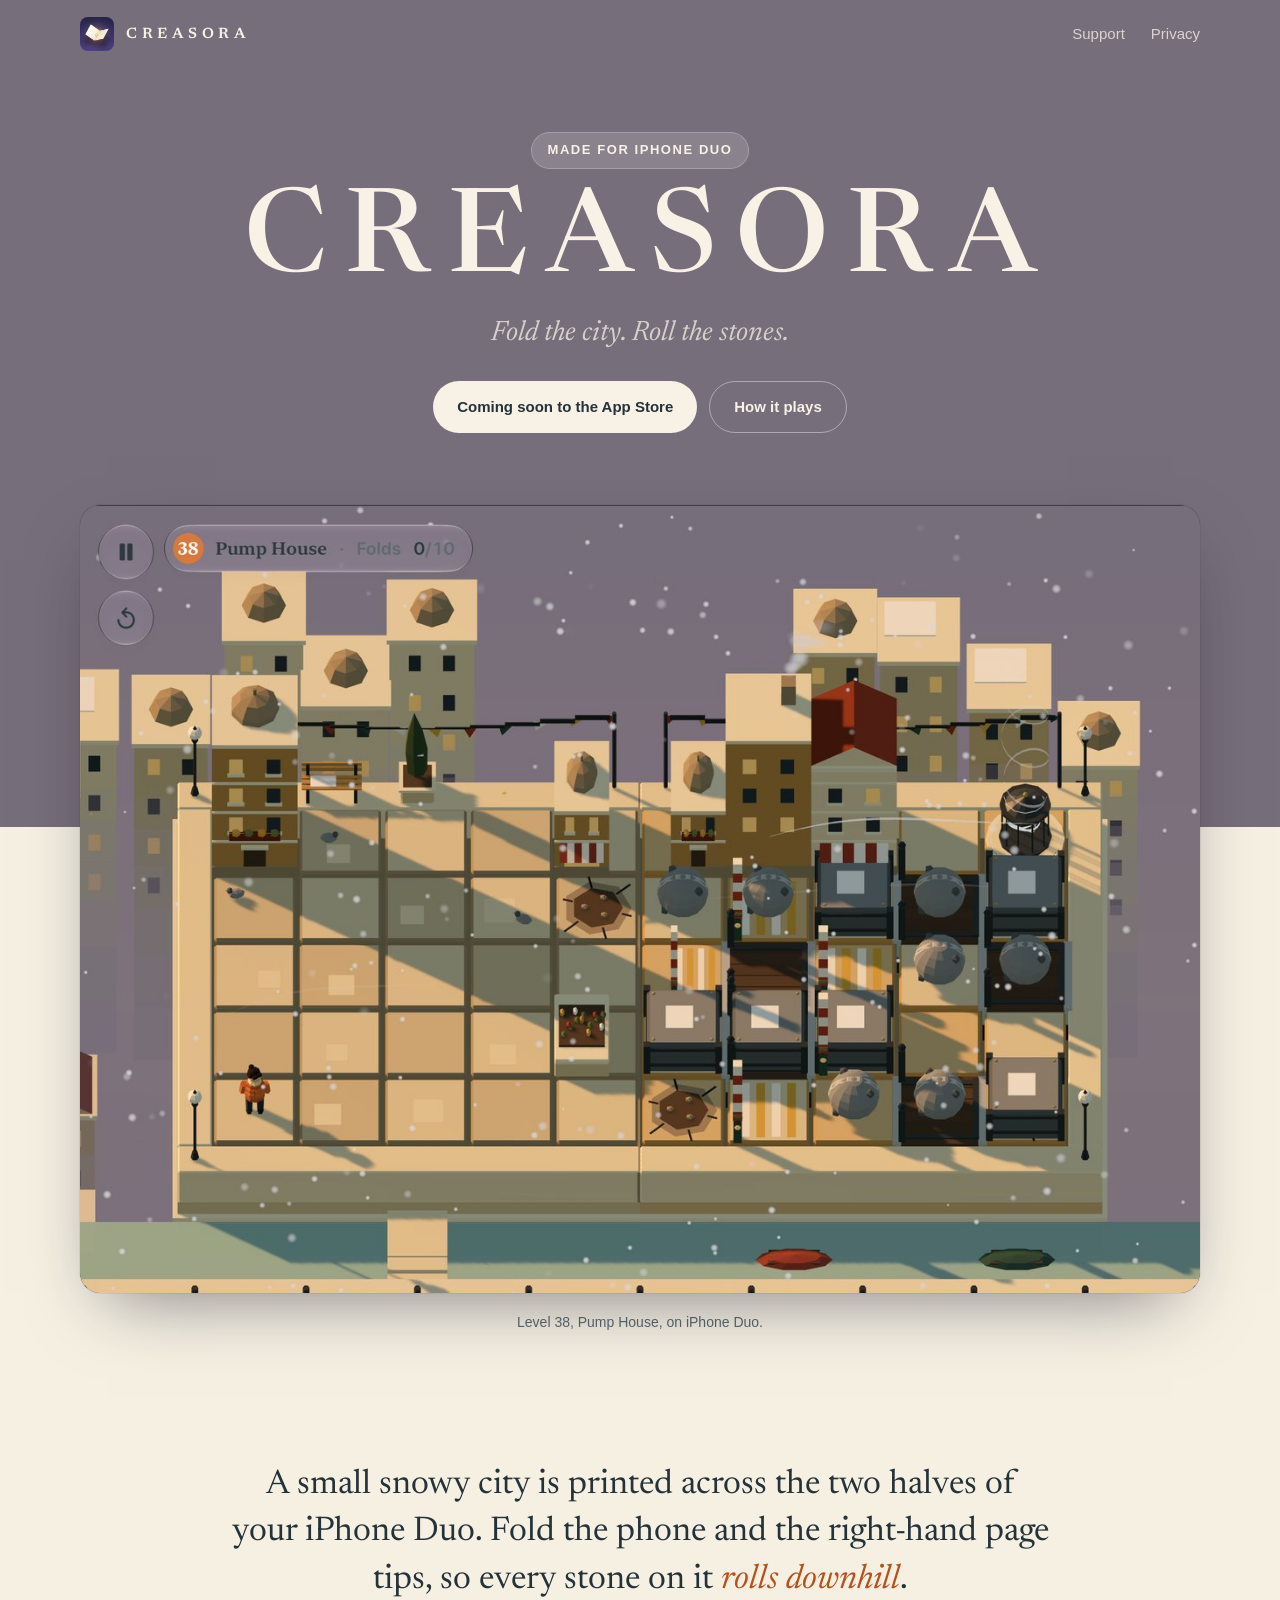
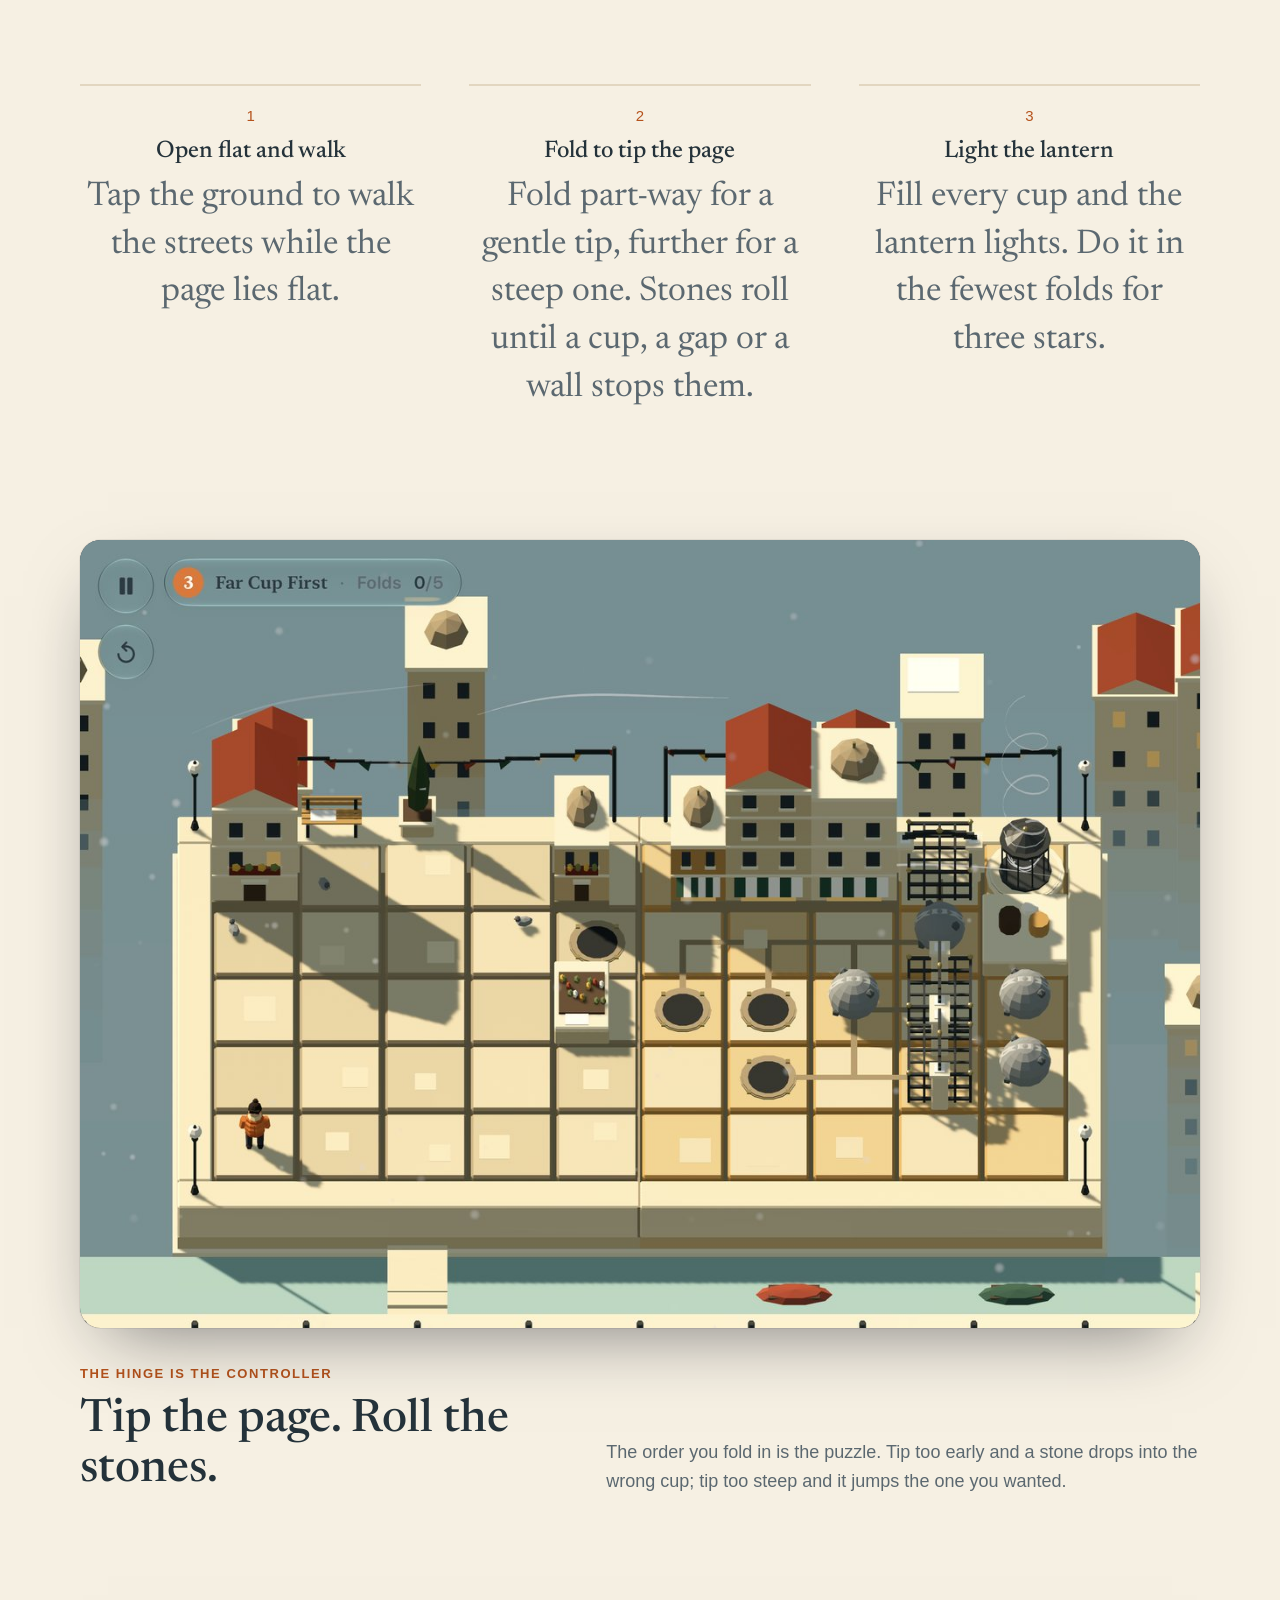
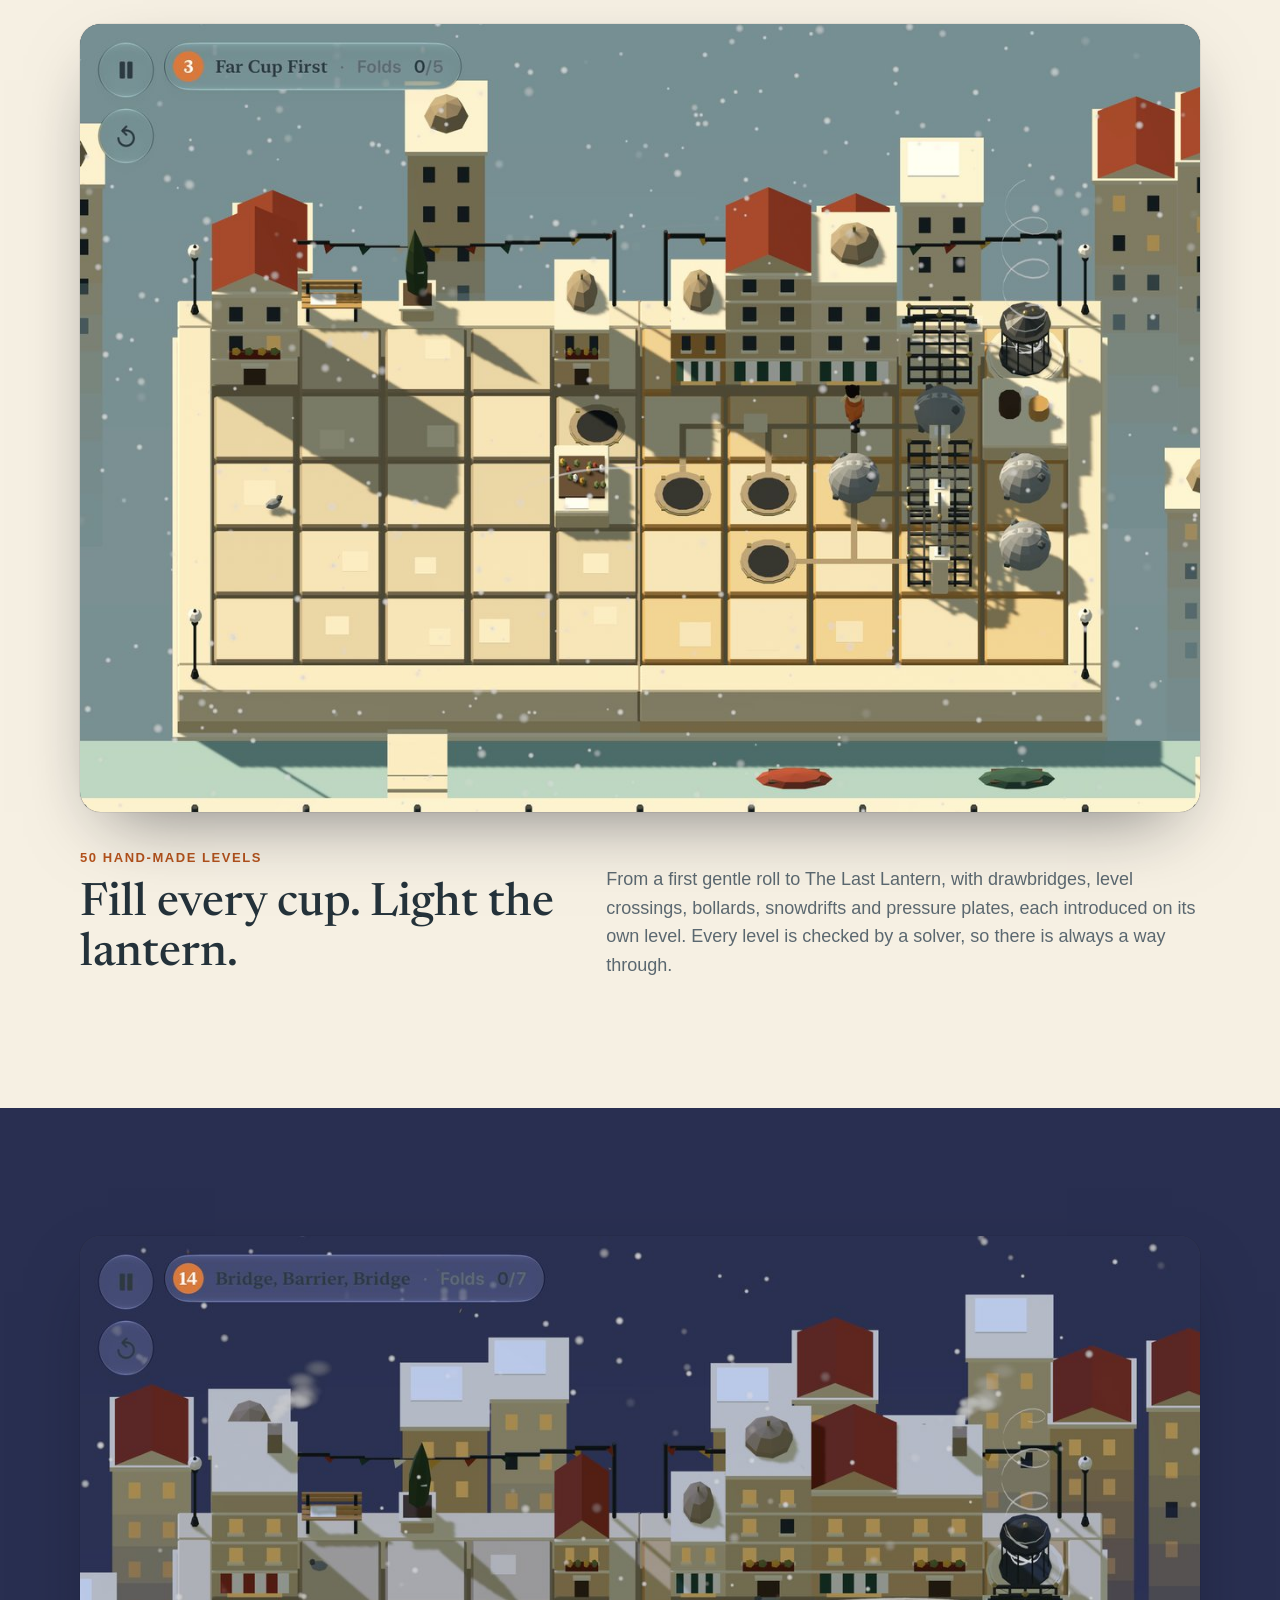
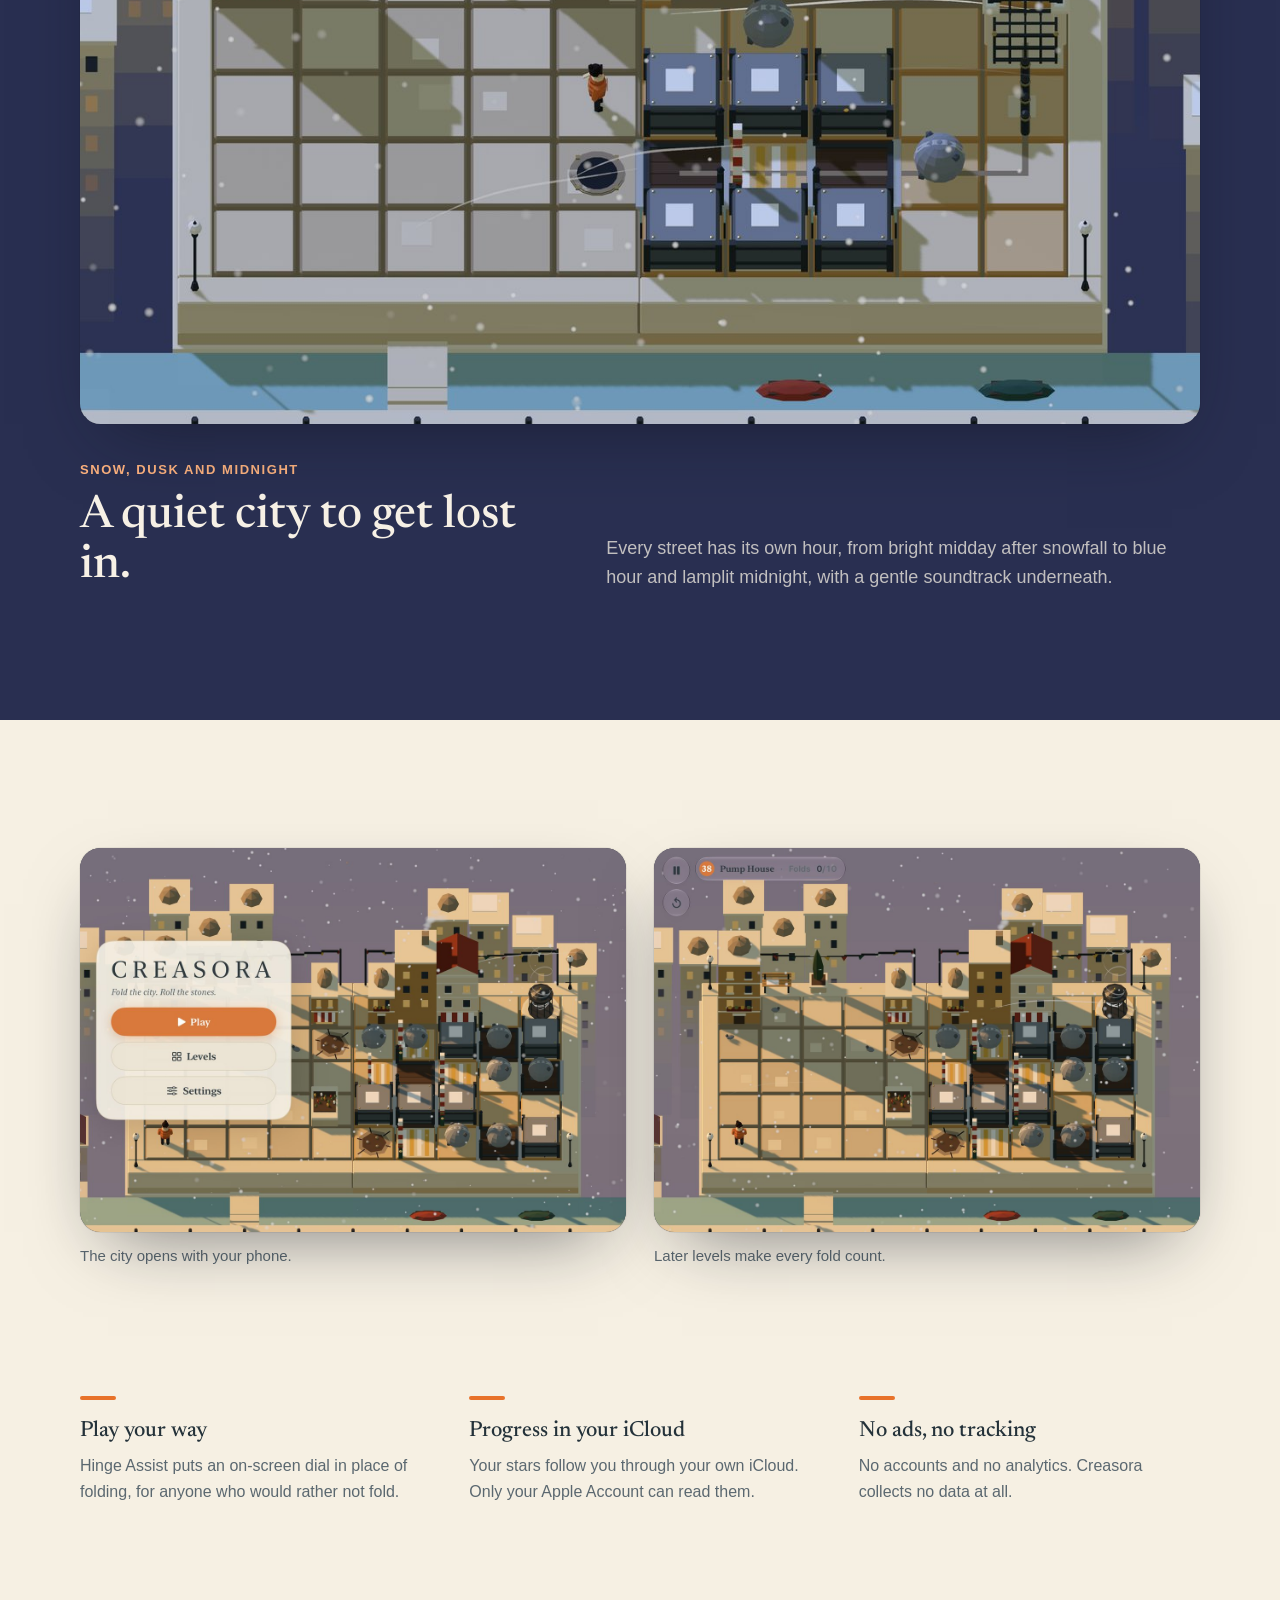
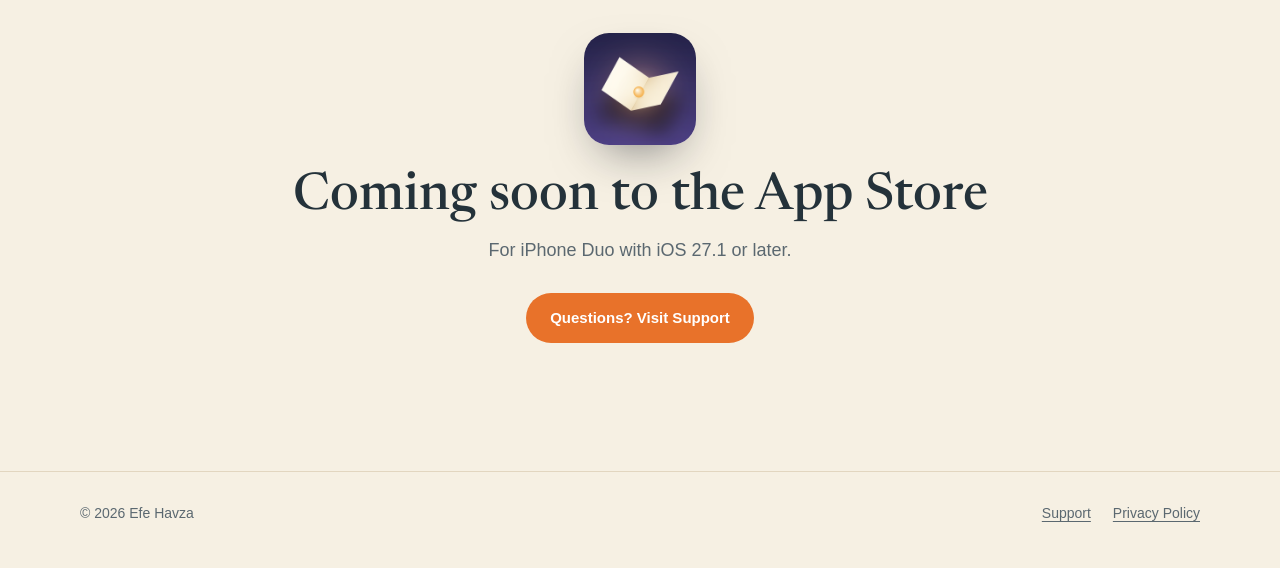
<file: index.html>
<!doctype html>
<html lang="en">
<head>
  <meta charset="utf-8">
  <meta name="viewport" content="width=device-width, initial-scale=1">
  <meta name="color-scheme" content="light dark">
  <title>Creasora — a folding puzzle for iPhone Duo</title>
  <meta name="description" content="Creasora is a puzzle game you play by folding iPhone Duo. Tip the page, roll the stones into their cups and light the last lantern.">
  <meta property="og:title" content="Creasora">
  <meta property="og:description" content="Fold the city. Roll the stones. A puzzle game made for the hinge of iPhone Duo.">
  <meta property="og:image" content="https://efehavza.github.io/creasora-site/assets/img/duo-pump-house-1280.jpg">
  <link rel="icon" type="image/png" href="assets/img/creasora-favicon.png">
  <link rel="apple-touch-icon" href="assets/img/creasora-touch-icon.png">
  <link rel="preconnect" href="https://fonts.googleapis.com">
  <link rel="preconnect" href="https://fonts.gstatic.com" crossorigin>
  <link href="https://fonts.googleapis.com/css2?family=Newsreader:ital,opsz,wght@0,6..72,400;0,6..72,500;0,6..72,600;1,6..72,400&display=swap" rel="stylesheet">
  <link rel="stylesheet" href="assets/creasora.css">
</head>
<body>
  <header class="site-header on-dark">
    <div class="container">
      <a class="brand" href="./"><img src="assets/img/creasora-icon.png" alt=""><span>CREASORA</span></a>
      <nav>
        <a href="support.html">Support</a>
        <a href="privacy.html">Privacy</a>
      </nav>
    </div>
  </header>

  <main>
    <section class="hero">
      <div class="container">
        <p class="label">Made for iPhone Duo</p>
        <h1>CREASORA</h1>
        <p class="tagline">Fold the city. Roll the stones.</p>
        <div class="buttons">
          <span class="btn light">Coming soon to the App Store</span>
          <a class="btn outline" href="#play">How it plays</a>
        </div>
        <figure class="photo">
          <img src="assets/img/duo-pump-house-1280.jpg"
               srcset="assets/img/duo-pump-house-1280.jpg 1280w, assets/img/duo-pump-house-2560.jpg 2560w"
               sizes="(max-width: 1200px) 100vw, 1120px"
               alt="Creasora on iPhone Duo: level 38, Pump House, a snowy town across the two halves of the screen, its right half full of stones, cups and gates.">
        </figure>
        <p class="hero-note">Level 38, Pump House, on iPhone Duo.</p>
      </div>
    </section>

    <section class="section intro" id="play">
      <div class="container">
        <p>A small snowy city is printed across the two halves of your iPhone Duo. Fold the phone and the right-hand page tips, so every stone on it <em>rolls downhill</em>.</p>
        <div class="steps">
          <div class="step">
            <h3>Open flat and walk</h3>
            <p>Tap the ground to walk the streets while the page lies flat.</p>
          </div>
          <div class="step">
            <h3>Fold to tip the page</h3>
            <p>Fold part-way for a gentle tip, further for a steep one. Stones roll until a cup, a gap or a wall stops them.</p>
          </div>
          <div class="step">
            <h3>Light the lantern</h3>
            <p>Fill every cup and the lantern lights. Do it in the fewest folds for three stars.</p>
          </div>
        </div>
      </div>
    </section>

    <section class="section" style="padding-top: 0">
      <div class="container">
        <article class="showcase">
          <figure class="photo">
            <img src="assets/img/duo-far-cup-first-1280.jpg"
                 srcset="assets/img/duo-far-cup-first-1280.jpg 1280w, assets/img/duo-far-cup-first-2560.jpg 2560w"
                 sizes="(max-width: 1200px) 100vw, 1120px" loading="lazy"
                 alt="Level 3, Far Cup First: three empty cups and three stones on the right-hand page.">
          </figure>
          <div class="caption">
            <div><span class="kicker">The hinge is the controller</span><h2>Tip the page. Roll the stones.</h2></div>
            <p>The order you fold in is the puzzle. Tip too early and a stone drops into the wrong cup; tip too steep and it jumps the one you wanted.</p>
          </div>
        </article>

        <article class="showcase">
          <figure class="photo">
            <img src="assets/img/duo-walk-1280.jpg"
                 srcset="assets/img/duo-walk-1280.jpg 1280w, assets/img/duo-walk-2560.jpg 2560w"
                 sizes="(max-width: 1200px) 100vw, 1120px" loading="lazy"
                 alt="The walker crossing onto the right-hand page between folds.">
          </figure>
          <div class="caption">
            <div><span class="kicker">50 hand-made levels</span><h2>Fill every cup. Light the lantern.</h2></div>
            <p>From a first gentle roll to The Last Lantern, with drawbridges, level crossings, bollards, snowdrifts and pressure plates, each introduced on its own level. Every level is checked by a solver, so there is always a way through.</p>
          </div>
        </article>
      </div>
    </section>

    <section class="band night">
      <div class="container">
        <article class="showcase">
          <figure class="photo">
            <img src="assets/img/duo-night-1280.jpg"
                 srcset="assets/img/duo-night-1280.jpg 1280w, assets/img/duo-night-2560.jpg 2560w"
                 sizes="(max-width: 1200px) 100vw, 1120px" loading="lazy"
                 alt="Level 14 at night: lit windows and falling snow over drawbridges and a barrier.">
          </figure>
          <div class="caption">
            <div><span class="kicker">Snow, dusk and midnight</span><h2>A quiet city to get lost in.</h2></div>
            <p>Every street has its own hour, from bright midday after snowfall to blue hour and lamplit midnight, with a gentle soundtrack underneath.</p>
          </div>
        </article>
      </div>
    </section>

    <section class="section">
      <div class="container">
        <div class="grid-2">
          <figure style="margin: 0">
            <div class="photo">
              <img src="assets/img/duo-title-1280.jpg"
                   srcset="assets/img/duo-title-1280.jpg 1280w, assets/img/duo-title-2560.jpg 2560w"
                   sizes="(max-width: 820px) 100vw, 560px" loading="lazy"
                   alt="The Creasora title screen over the town.">
            </div>
            <figcaption>The city opens with your phone.</figcaption>
          </figure>
          <figure style="margin: 0">
            <div class="photo">
              <img src="assets/img/duo-pump-house-1280.jpg"
                   srcset="assets/img/duo-pump-house-1280.jpg 1280w, assets/img/duo-pump-house-2560.jpg 2560w"
                   sizes="(max-width: 820px) 100vw, 560px" loading="lazy"
                   alt="Level 38, Pump House, crowded with stones and gates.">
            </div>
            <figcaption>Later levels make every fold count.</figcaption>
          </figure>
        </div>
      </div>
    </section>

    <section class="section" style="padding-top: 0">
      <div class="container facts">
        <div class="fact">
          <h3>Play your way</h3>
          <p>Hinge Assist puts an on-screen dial in place of folding, for anyone who would rather not fold.</p>
        </div>
        <div class="fact">
          <h3>Progress in your iCloud</h3>
          <p>Your stars follow you through your own iCloud. Only your Apple Account can read them.</p>
        </div>
        <div class="fact">
          <h3>No ads, no tracking</h3>
          <p>No accounts and no analytics. Creasora collects no data at all.</p>
        </div>
      </div>
    </section>

    <section class="section closing" style="padding-top: 0">
      <div class="container">
        <img src="assets/img/creasora-icon.png" alt="Creasora app icon">
        <h2>Coming soon to the App Store</h2>
        <p>For iPhone Duo with iOS 27.1 or later.</p>
        <a class="btn accent" href="support.html">Questions? Visit Support</a>
      </div>
    </section>
  </main>

  <footer class="site-footer">
    <div class="container">
      <span>© 2026 Efe Havza</span>
      <nav>
        <a href="support.html">Support</a>
        <a href="privacy.html">Privacy Policy</a>
      </nav>
    </div>
  </footer>
</body>
</html>
</file>
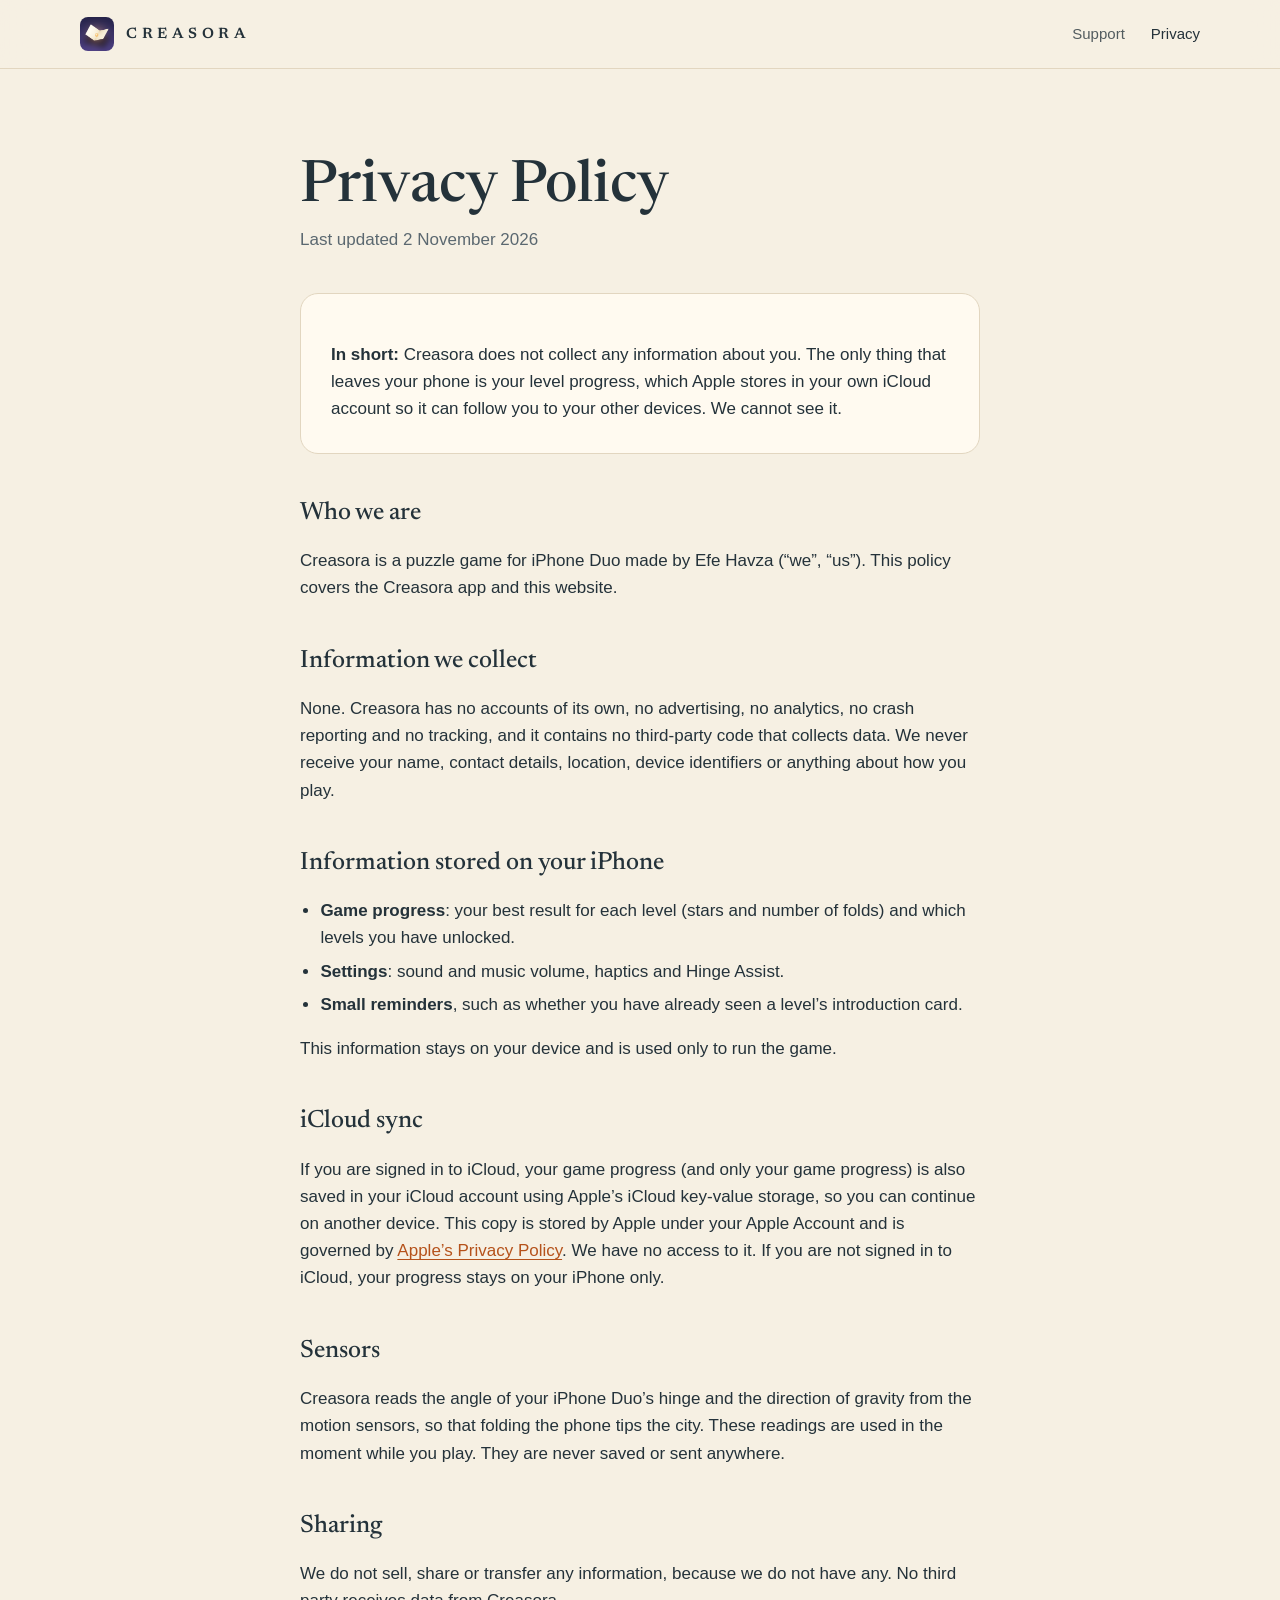
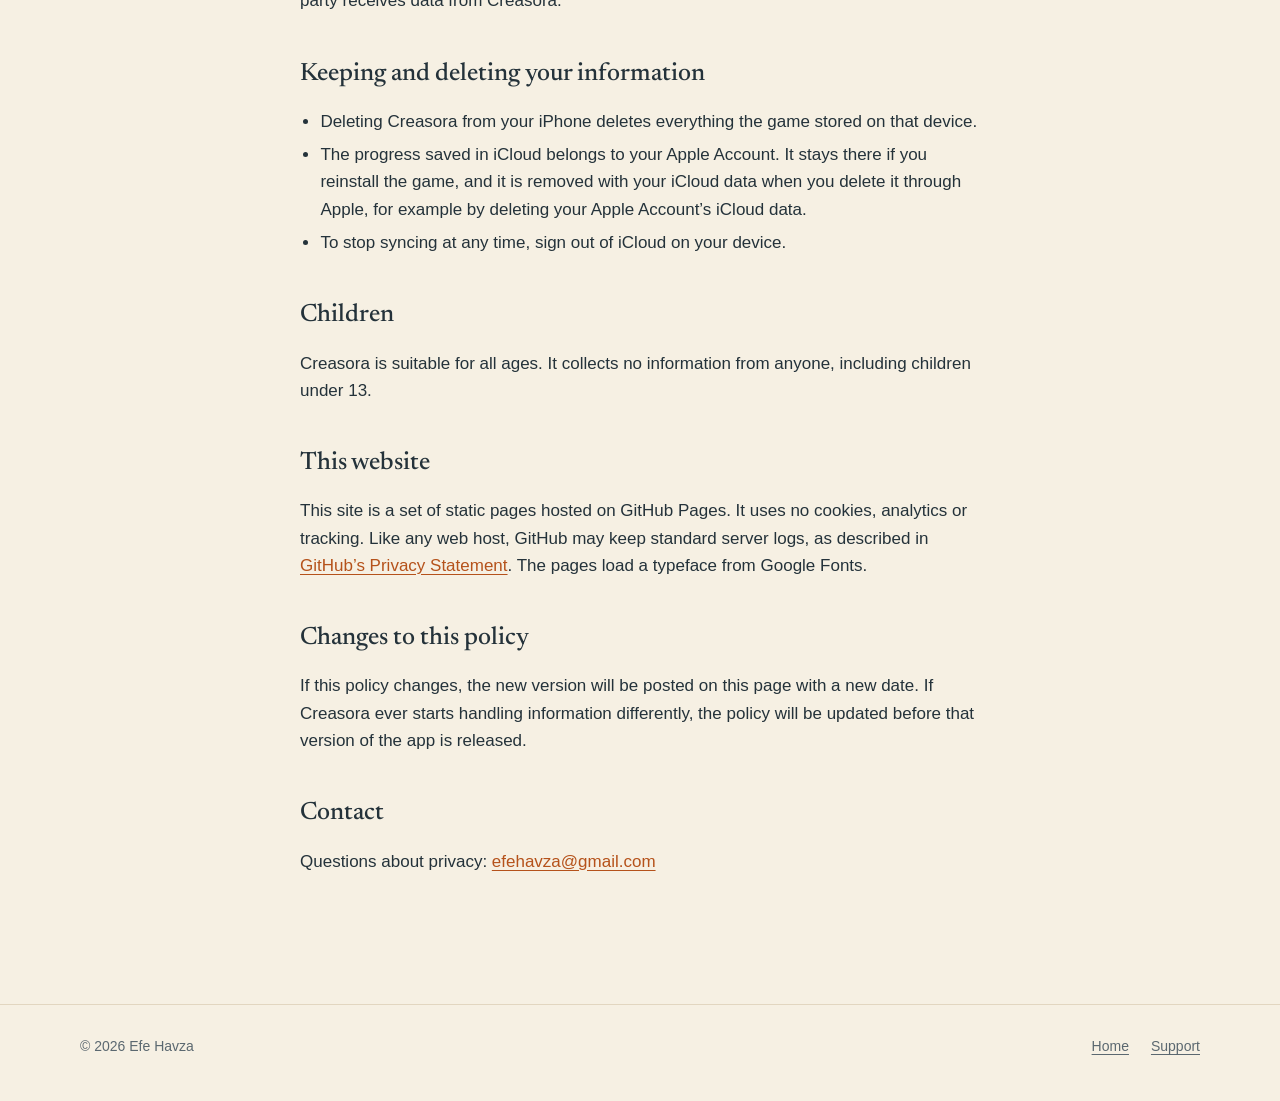
<file: privacy.html>
<!doctype html>
<html lang="en">
<head>
  <meta charset="utf-8">
  <meta name="viewport" content="width=device-width, initial-scale=1">
  <meta name="color-scheme" content="light dark">
  <title>Privacy Policy — Creasora</title>
  <meta name="description" content="How Creasora handles your information: it collects nothing, and your game progress syncs only through your own iCloud.">
  <link rel="icon" type="image/png" href="assets/img/creasora-favicon.png">
  <link rel="apple-touch-icon" href="assets/img/creasora-touch-icon.png">
  <link rel="preconnect" href="https://fonts.googleapis.com">
  <link rel="preconnect" href="https://fonts.gstatic.com" crossorigin>
  <link href="https://fonts.googleapis.com/css2?family=Newsreader:ital,opsz,wght@0,6..72,400;0,6..72,500;0,6..72,600;1,6..72,400&display=swap" rel="stylesheet">
  <link rel="stylesheet" href="assets/creasora.css">
</head>
<body>
  <header class="site-header solid">
    <div class="container">
      <a class="brand" href="./"><img src="assets/img/creasora-icon.png" alt=""><span>CREASORA</span></a>
      <nav>
        <a href="support.html">Support</a>
        <a href="privacy.html" aria-current="page">Privacy</a>
      </nav>
    </div>
  </header>

  <main class="doc">
    <div class="container text">
      <h1>Privacy Policy</h1>
      <p class="sub">Last updated 2 November 2026</p>

      <div class="panel">
        <p><strong>In short:</strong> Creasora does not collect any information about you. The only thing that leaves your phone is your level progress, which Apple stores in your own iCloud account so it can follow you to your other devices. We cannot see it.</p>
      </div>

      <h2>Who we are</h2>
      <p>Creasora is a puzzle game for iPhone Duo made by Efe Havza (“we”, “us”). This policy covers the Creasora app and this website.</p>

      <h2>Information we collect</h2>
      <p>None. Creasora has no accounts of its own, no advertising, no analytics, no crash reporting and no tracking, and it contains no third-party code that collects data. We never receive your name, contact details, location, device identifiers or anything about how you play.</p>

      <h2>Information stored on your iPhone</h2>
      <ul>
        <li><strong>Game progress</strong>: your best result for each level (stars and number of folds) and which levels you have unlocked.</li>
        <li><strong>Settings</strong>: sound and music volume, haptics and Hinge Assist.</li>
        <li><strong>Small reminders</strong>, such as whether you have already seen a level’s introduction card.</li>
      </ul>
      <p>This information stays on your device and is used only to run the game.</p>

      <h2>iCloud sync</h2>
      <p>If you are signed in to iCloud, your game progress (and only your game progress) is also saved in your iCloud account using Apple’s iCloud key-value storage, so you can continue on another device. This copy is stored by Apple under your Apple Account and is governed by <a href="https://www.apple.com/legal/privacy/">Apple’s Privacy Policy</a>. We have no access to it. If you are not signed in to iCloud, your progress stays on your iPhone only.</p>

      <h2>Sensors</h2>
      <p>Creasora reads the angle of your iPhone Duo’s hinge and the direction of gravity from the motion sensors, so that folding the phone tips the city. These readings are used in the moment while you play. They are never saved or sent anywhere.</p>

      <h2>Sharing</h2>
      <p>We do not sell, share or transfer any information, because we do not have any. No third party receives data from Creasora.</p>

      <h2>Keeping and deleting your information</h2>
      <ul>
        <li>Deleting Creasora from your iPhone deletes everything the game stored on that device.</li>
        <li>The progress saved in iCloud belongs to your Apple Account. It stays there if you reinstall the game, and it is removed with your iCloud data when you delete it through Apple, for example by deleting your Apple Account’s iCloud data.</li>
        <li>To stop syncing at any time, sign out of iCloud on your device.</li>
      </ul>

      <h2>Children</h2>
      <p>Creasora is suitable for all ages. It collects no information from anyone, including children under 13.</p>

      <h2>This website</h2>
      <p>This site is a set of static pages hosted on GitHub Pages. It uses no cookies, analytics or tracking. Like any web host, GitHub may keep standard server logs, as described in <a href="https://docs.github.com/en/site-policy/privacy-policies/github-general-privacy-statement">GitHub’s Privacy Statement</a>. The pages load a typeface from Google Fonts.</p>

      <h2>Changes to this policy</h2>
      <p>If this policy changes, the new version will be posted on this page with a new date. If Creasora ever starts handling information differently, the policy will be updated before that version of the app is released.</p>

      <h2>Contact</h2>
      <p>Questions about privacy: <a href="mailto:efehavza@gmail.com?subject=Creasora%20privacy">efehavza@gmail.com</a></p>
    </div>
  </main>

  <footer class="site-footer">
    <div class="container">
      <span>© 2026 Efe Havza</span>
      <nav>
        <a href="./">Home</a>
        <a href="support.html">Support</a>
      </nav>
    </div>
  </footer>
</body>
</html>
</file>
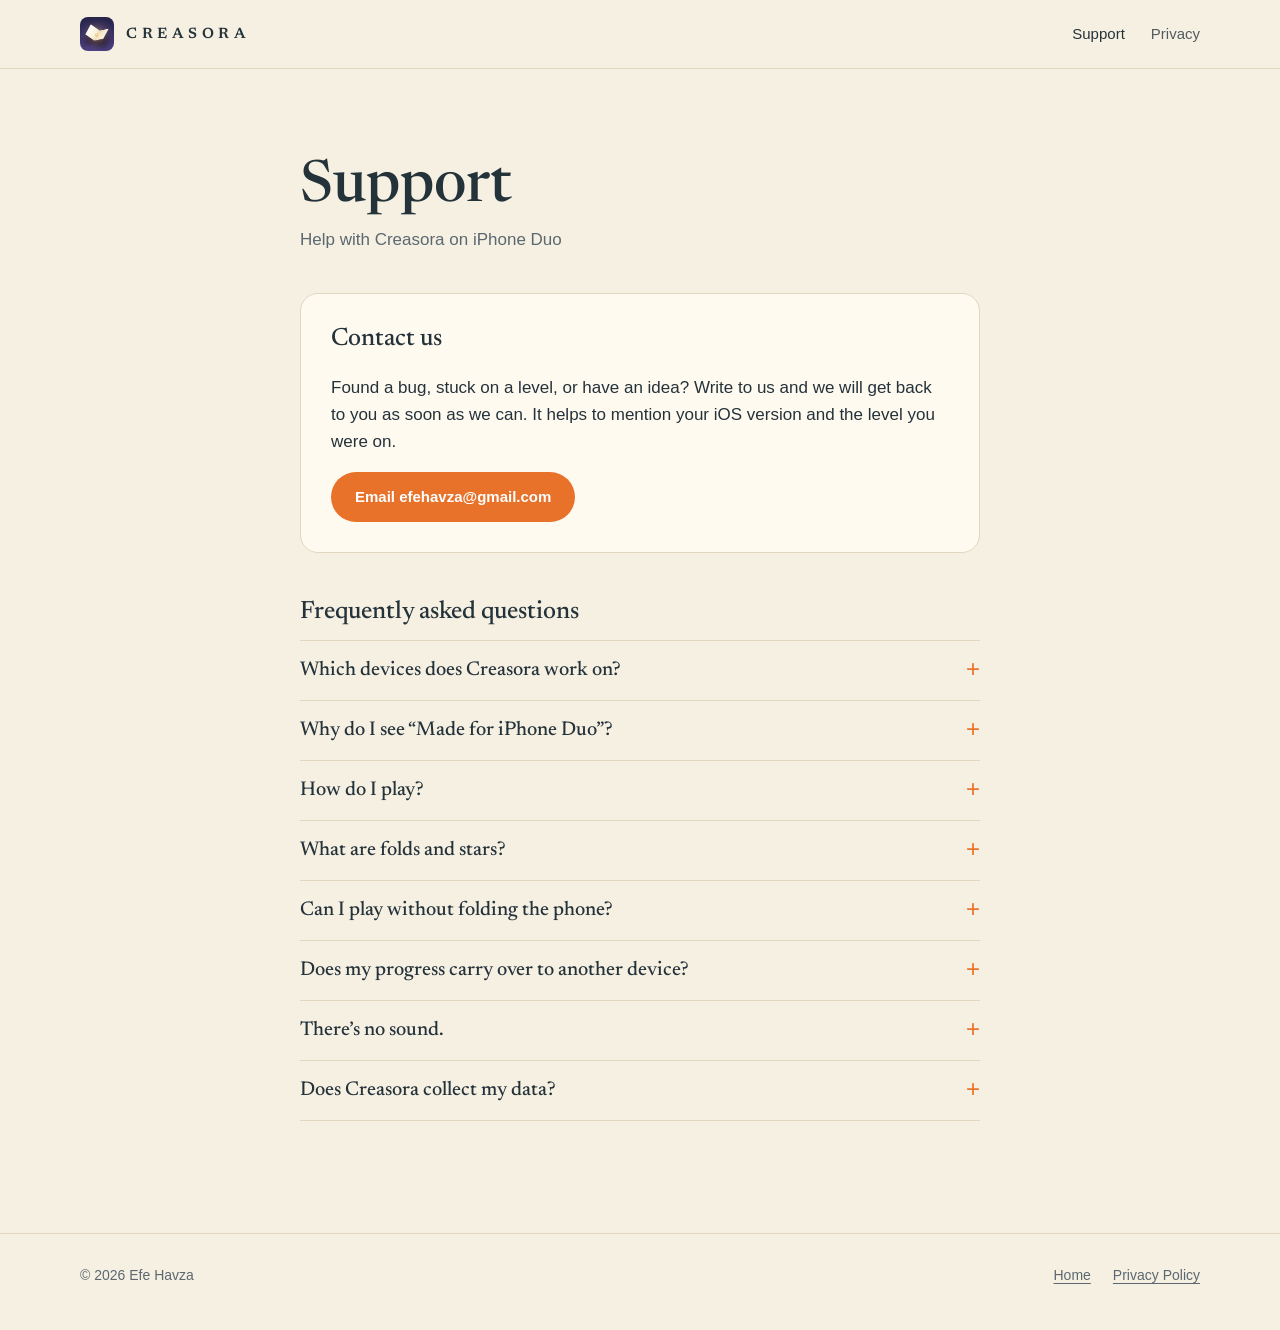
<file: support.html>
<!doctype html>
<html lang="en">
<head>
  <meta charset="utf-8">
  <meta name="viewport" content="width=device-width, initial-scale=1">
  <meta name="color-scheme" content="light dark">
  <title>Support — Creasora</title>
  <meta name="description" content="Help with Creasora, the folding puzzle game for iPhone Duo, and how to get in touch.">
  <link rel="icon" type="image/png" href="assets/img/creasora-favicon.png">
  <link rel="apple-touch-icon" href="assets/img/creasora-touch-icon.png">
  <link rel="preconnect" href="https://fonts.googleapis.com">
  <link rel="preconnect" href="https://fonts.gstatic.com" crossorigin>
  <link href="https://fonts.googleapis.com/css2?family=Newsreader:ital,opsz,wght@0,6..72,400;0,6..72,500;0,6..72,600;1,6..72,400&display=swap" rel="stylesheet">
  <link rel="stylesheet" href="assets/creasora.css">
</head>
<body>
  <header class="site-header solid">
    <div class="container">
      <a class="brand" href="./"><img src="assets/img/creasora-icon.png" alt=""><span>CREASORA</span></a>
      <nav>
        <a href="support.html" aria-current="page">Support</a>
        <a href="privacy.html">Privacy</a>
      </nav>
    </div>
  </header>

  <main class="doc">
    <div class="container text">
      <h1>Support</h1>
      <p class="sub">Help with Creasora on iPhone Duo</p>

      <section class="panel">
        <h2>Contact us</h2>
        <p>Found a bug, stuck on a level, or have an idea? Write to us and we will get back to you as soon as we can. It helps to mention your iOS version and the level you were on.</p>
        <a class="btn accent" href="mailto:efehavza@gmail.com?subject=Creasora%20support">Email efehavza@gmail.com</a>
      </section>

      <h2>Frequently asked questions</h2>

      <details>
        <summary>Which devices does Creasora work on?</summary>
        <p>iPhone Duo with iOS 27.1 or later. You play by folding the phone, so the game needs the iPhone Duo hinge.</p>
      </details>
      <details>
        <summary>Why do I see “Made for iPhone Duo”?</summary>
        <p>The game shows this screen on iPhones without a hinge, where it can’t be played. If you see it on an iPhone Duo, make sure it is updated to iOS 27.1 or later, then quit and reopen Creasora. If it still appears, please email us.</p>
      </details>
      <details>
        <summary>How do I play?</summary>
        <p>Open your iPhone Duo flat and tap Play. Tap the ground to walk. Fold the phone part-way and the right-hand page tips, so every stone on it rolls downhill until it drops into a cup or hits a wall. Fill every cup to light the lantern, then walk to it.</p>
      </details>
      <details>
        <summary>What are folds and stars?</summary>
        <p>Each level allows a limited number of folds, shown at the top of the screen. Finishing in the fewest possible folds earns three stars. If you run out, tap restart to try again. Every level has been checked by a solver, so there is always a way through.</p>
      </details>
      <details>
        <summary>Can I play without folding the phone?</summary>
        <p>Yes. Pause the game, open Settings and turn on Hinge Assist. An on-screen dial then tips the page for you.</p>
      </details>
      <details>
        <summary>Does my progress carry over to another device?</summary>
        <p>Yes. If you are signed in to iCloud, your stars and unlocked levels sync through your own iCloud account. If two devices disagree, Creasora keeps the better result for each level. Sync can take a few minutes.</p>
      </details>
      <details>
        <summary>There’s no sound.</summary>
        <p>Check that your iPhone isn’t in Silent mode, then turn up the volume. Music and effects each have their own slider in Settings inside the game.</p>
      </details>
      <details>
        <summary>Does Creasora collect my data?</summary>
        <p>No. There are no ads, accounts, analytics or tracking. See the <a href="privacy.html">Privacy Policy</a> for details.</p>
      </details>
    </div>
  </main>

  <footer class="site-footer">
    <div class="container">
      <span>© 2026 Efe Havza</span>
      <nav>
        <a href="./">Home</a>
        <a href="privacy.html">Privacy Policy</a>
      </nav>
    </div>
  </footer>
</body>
</html>
</file>
<file: assets/creasora.css>
/* Creasora website. Colours come from the game: paper, ink, lantern orange,
   and the dusk, day and night skies of its levels. */
:root {
  --paper: #f6f0e3;
  --card: #fffaf0;
  --ink: #24323a;
  --ink-soft: #5b6870;
  --rule: #e2d6c0;
  --accent: #e8722a;
  --accent-ink: #b5521b;
  --dusk: #776e7b;
  --day: #758f92;
  --night: #292f51;
  --on-dark: #f7f1e6;
  --on-dark-soft: rgba(247, 241, 230, 0.74);
  --serif: "Newsreader", "New York", Georgia, "Times New Roman", serif;
  --sans: -apple-system, BlinkMacSystemFont, "SF Pro Text", "Helvetica Neue", Arial, sans-serif;
  --max: 1200px;
  --gutter: clamp(16px, 4vw, 40px);
}
@media (prefers-color-scheme: dark) {
  :root {
    --paper: #151b24;
    --card: #1d2631;
    --ink: #eee6d6;
    --ink-soft: #a7b1b8;
    --rule: #2d3945;
    --accent: #f08a45;
    --accent-ink: #f4a46d;
  }
}

*, *::before, *::after { box-sizing: border-box; }
html { -webkit-text-size-adjust: 100%; }
body { margin: 0; background: var(--paper); color: var(--ink); font: 17px/1.6 var(--sans); }
a { color: var(--accent-ink); text-underline-offset: 3px; }
a:hover { color: var(--accent); }
h1, h2, h3 { font-family: var(--serif); font-weight: 500; }

.container { width: 100%; max-width: var(--max); margin: 0 auto; padding: 0 var(--gutter); }
.container.text { max-width: 760px; }

/* Screenshots: the frame always has the iPhone Duo screen's shape and the
   picture fills it, so it scales with the page and is never squeezed. */
.photo {
  position: relative;
  width: 100%;
  aspect-ratio: 2853 / 2007;
  margin: 0;
  border-radius: clamp(10px, 1.6vw, 22px);
  overflow: hidden;
  background: #3b3f4a;
  box-shadow: 0 28px 70px -28px rgba(14, 18, 30, 0.55), 0 0 0 1px rgba(0, 0, 0, 0.06);
}
.photo img {
  position: absolute; inset: 0;
  display: block;
  width: 100%; height: 100%;
  object-fit: contain;
}

/* Header */
.site-header { position: absolute; top: 0; left: 0; right: 0; z-index: 5; }
.site-header.solid { position: sticky; background: color-mix(in srgb, var(--paper) 88%, transparent); backdrop-filter: blur(14px); -webkit-backdrop-filter: blur(14px); border-bottom: 1px solid var(--rule); }
.site-header .container { display: flex; align-items: center; justify-content: space-between; height: 68px; }
.brand { display: inline-flex; align-items: center; gap: 12px; text-decoration: none; color: inherit; }
.brand img { width: 34px; height: 34px; border-radius: 8px; }
.brand span { font: 600 15px/1 var(--serif); letter-spacing: 0.3em; }
.site-header nav { display: flex; gap: 26px; font-size: 15px; }
.site-header nav a { color: inherit; opacity: 0.78; text-decoration: none; }
.site-header nav a:hover, .site-header nav a[aria-current] { opacity: 1; }
.on-dark { color: var(--on-dark); }

/* Hero: the dusk sky of the game runs behind the title and into the picture. */
.hero {
  background: linear-gradient(180deg, var(--dusk) 0%, var(--dusk) 62%, var(--paper) 62%);
  color: var(--on-dark);
  padding: 132px 0 0;
  text-align: center;
}
.hero .label {
  display: inline-block; margin: 0 0 20px;
  padding: 7px 16px; border-radius: 999px;
  background: rgba(255, 255, 255, 0.14); border: 1px solid rgba(255, 255, 255, 0.22);
  font-size: 13px; font-weight: 600; letter-spacing: 0.12em; text-transform: uppercase;
}
.hero h1 {
  margin: 0 0 16px;
  font-size: clamp(46px, 9.5vw, 116px); line-height: 0.95;
  letter-spacing: 0.16em; padding-left: 0.16em;
}
.hero .tagline { margin: 0 0 30px; font: italic 400 clamp(20px, 2.8vw, 28px)/1.3 var(--serif); color: var(--on-dark-soft); }
.hero .buttons { display: flex; flex-wrap: wrap; justify-content: center; gap: 12px; margin-bottom: clamp(40px, 6vw, 72px); }
.btn { display: inline-flex; align-items: center; padding: 13px 24px; border-radius: 999px; font-size: 15px; font-weight: 600; text-decoration: none; }
.btn.light { background: var(--on-dark); color: #24323a; }
.btn.outline { border: 1px solid rgba(255, 255, 255, 0.4); color: var(--on-dark); }
.btn.outline:hover { color: var(--on-dark); background: rgba(255, 255, 255, 0.1); }
.btn.accent { background: var(--accent); color: #fff; }
.btn.accent:hover { color: #fff; filter: brightness(1.06); }
.hero-note { margin: 18px 0 0; font-size: 14px; color: var(--ink-soft); }

/* Sections */
.section { padding: clamp(72px, 10vw, 128px) 0; }
.intro { text-align: center; }
.intro p { margin: 0 auto; max-width: 820px; font: 400 clamp(23px, 3vw, 34px)/1.4 var(--serif); }
.intro em { color: var(--accent-ink); }

.steps { display: grid; grid-template-columns: repeat(3, 1fr); gap: clamp(24px, 4vw, 48px); margin-top: clamp(48px, 7vw, 80px); counter-reset: step; }
.step { border-top: 2px solid var(--rule); padding-top: 22px; }
.step::before { counter-increment: step; content: counter(step); display: block; font: 500 15px/1 var(--sans); color: var(--accent-ink); margin-bottom: 14px; }
.step h3 { margin: 0 0 8px; font-size: 24px; line-height: 1.2; }
.step p { margin: 0; color: var(--ink-soft); }

.showcase + .showcase { margin-top: clamp(72px, 10vw, 128px); }
.showcase .caption { display: grid; grid-template-columns: 1fr 1.25fr; gap: clamp(20px, 4vw, 64px); margin-top: clamp(24px, 3vw, 36px); }
.kicker { display: block; font-size: 13px; font-weight: 600; letter-spacing: 0.12em; text-transform: uppercase; color: var(--accent-ink); margin-bottom: 10px; }
.showcase h2 { margin: 0; font-size: clamp(30px, 3.6vw, 46px); line-height: 1.1; }
.showcase p { margin: 0; color: var(--ink-soft); font-size: 18px; align-self: end; }

.band { padding: clamp(72px, 10vw, 128px) 0; color: var(--on-dark); }
.band.night { background: var(--night); }
.band.day { background: var(--day); }
.band .kicker { color: #ffb37f; }
.band h2 { color: var(--on-dark); }
.band p { color: var(--on-dark-soft); }

.grid-2 { display: grid; grid-template-columns: 1fr 1fr; gap: clamp(16px, 2.4vw, 28px); }
.grid-2 figcaption { margin-top: 12px; font-size: 15px; color: var(--ink-soft); }

.facts { display: grid; grid-template-columns: repeat(3, 1fr); gap: clamp(24px, 4vw, 48px); }
.fact h3 { margin: 0 0 8px; font-size: 22px; line-height: 1.25; }
.fact p { margin: 0; color: var(--ink-soft); font-size: 16px; }
.fact::before { content: ""; display: block; width: 36px; height: 4px; border-radius: 2px; background: var(--accent); margin-bottom: 18px; }

.closing { text-align: center; }
.closing img { width: 112px; height: 112px; border-radius: 25px; margin: 0 auto 24px; display: block; box-shadow: 0 20px 50px -20px rgba(14, 18, 30, 0.6); }
.closing h2 { margin: 0 0 10px; font-size: clamp(32px, 4.4vw, 52px); line-height: 1.1; }
.closing p { margin: 0 0 28px; color: var(--ink-soft); font-size: 18px; }

/* Support and privacy */
.doc { padding: clamp(48px, 7vw, 88px) 0 clamp(72px, 9vw, 112px); }
.doc h1 { margin: 0 0 8px; font-size: clamp(40px, 6vw, 58px); line-height: 1.05; }
.doc .sub { margin: 0 0 40px; color: var(--ink-soft); }
.doc h2 { margin: 44px 0 10px; font-size: 25px; line-height: 1.3; }
.doc ul { padding-left: 1.2em; }
.doc li { margin: 6px 0; }
.panel { background: var(--card); border: 1px solid var(--rule); border-radius: 18px; padding: clamp(20px, 3vw, 30px); }
.panel h2 { margin-top: 0; }
.panel p:last-child { margin-bottom: 0; }
details { border-bottom: 1px solid var(--rule); padding: 16px 0; }
details:first-of-type { border-top: 1px solid var(--rule); }
summary { cursor: pointer; list-style: none; display: flex; justify-content: space-between; gap: 16px; font: 500 20px/1.35 var(--serif); }
summary::-webkit-details-marker { display: none; }
summary::after { content: "+"; color: var(--accent); font: 400 24px/1 var(--sans); }
details[open] summary::after { content: "–"; }
details p { margin: 10px 0 2px; color: var(--ink-soft); }

/* Footer */
.site-footer { border-top: 1px solid var(--rule); padding: 30px 0 44px; font-size: 14px; color: var(--ink-soft); }
.site-footer .container { display: flex; flex-wrap: wrap; justify-content: space-between; gap: 12px; }
.site-footer nav { display: flex; gap: 22px; }
.site-footer a { color: var(--ink-soft); }

@media (max-width: 820px) {
  .brand span { display: none; }
  .hero { padding-top: 104px; background: linear-gradient(180deg, var(--dusk) 0%, var(--dusk) 72%, var(--paper) 72%); }
  .hero h1 { letter-spacing: 0.1em; padding-left: 0.1em; font-size: 13vw; }
  .steps, .facts { grid-template-columns: 1fr; }
  .showcase .caption { grid-template-columns: 1fr; gap: 12px; }
  .grid-2 { grid-template-columns: 1fr; }
}
</file>
